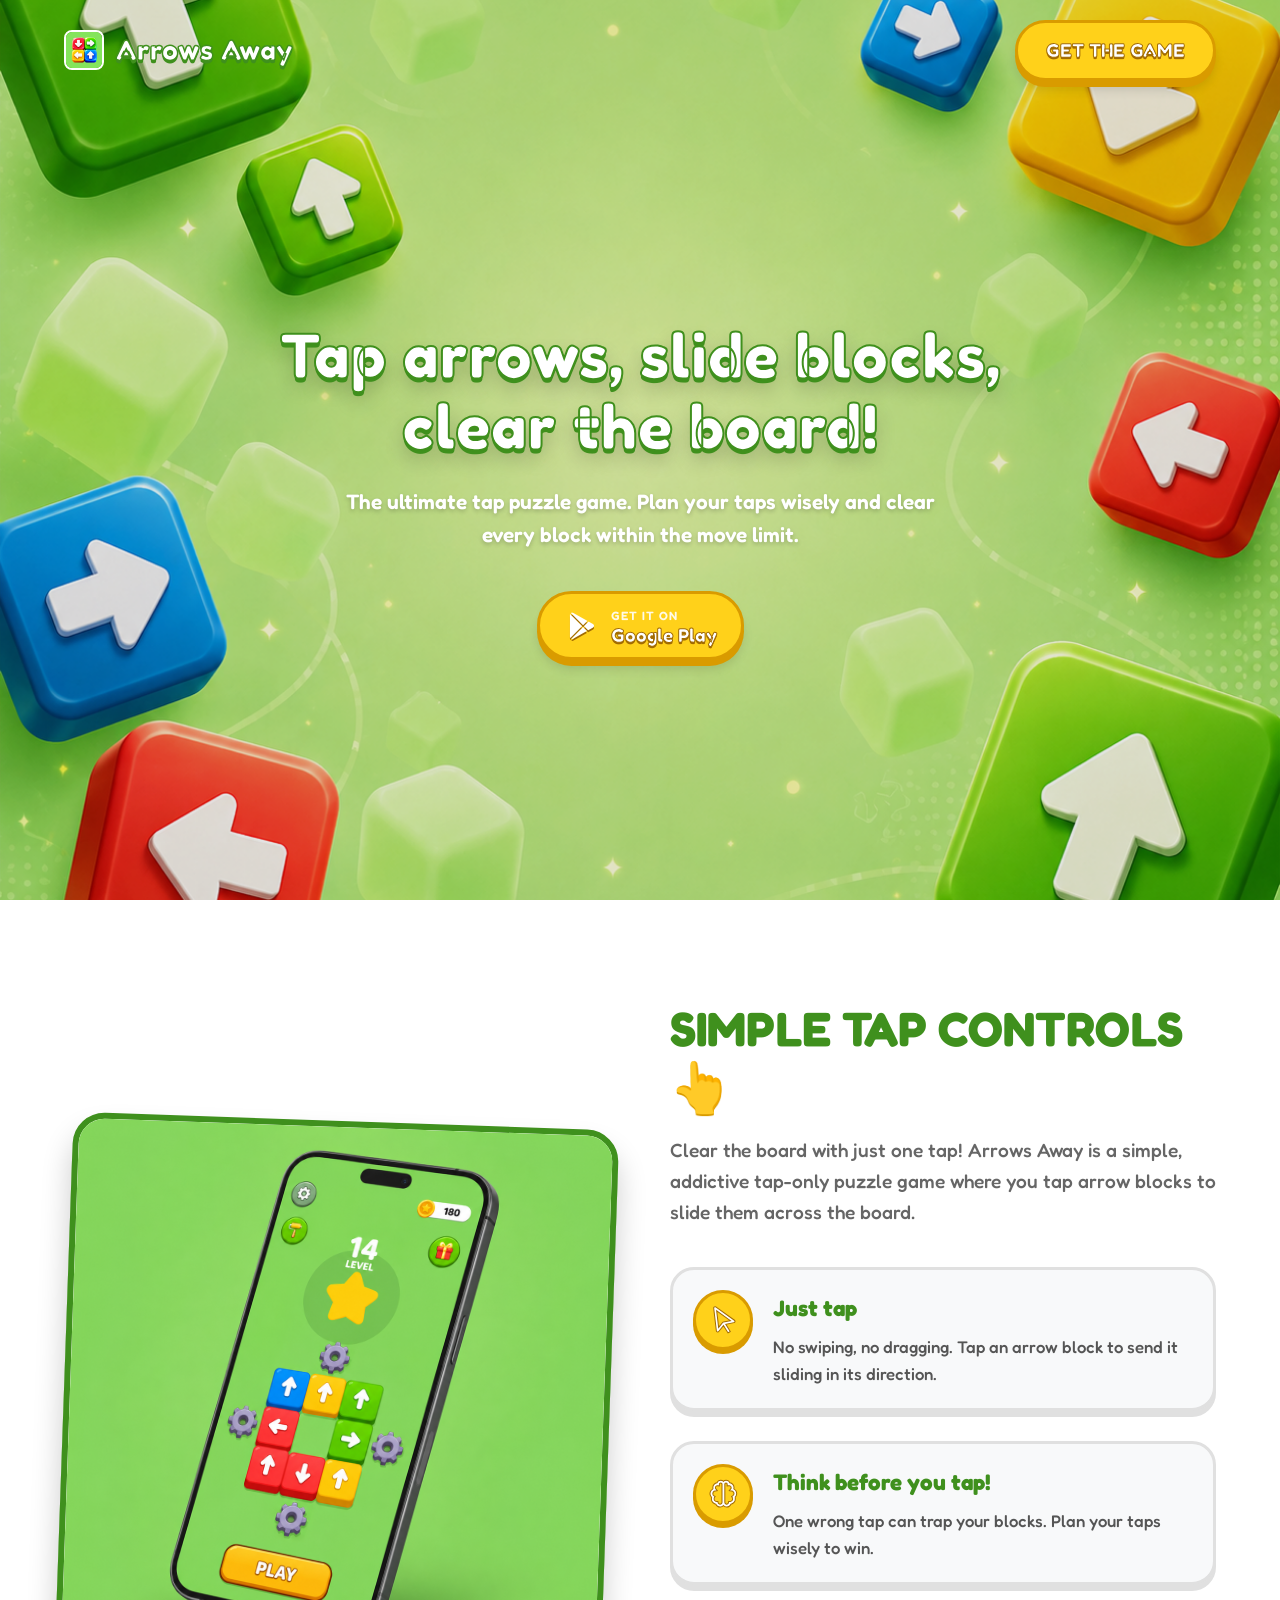
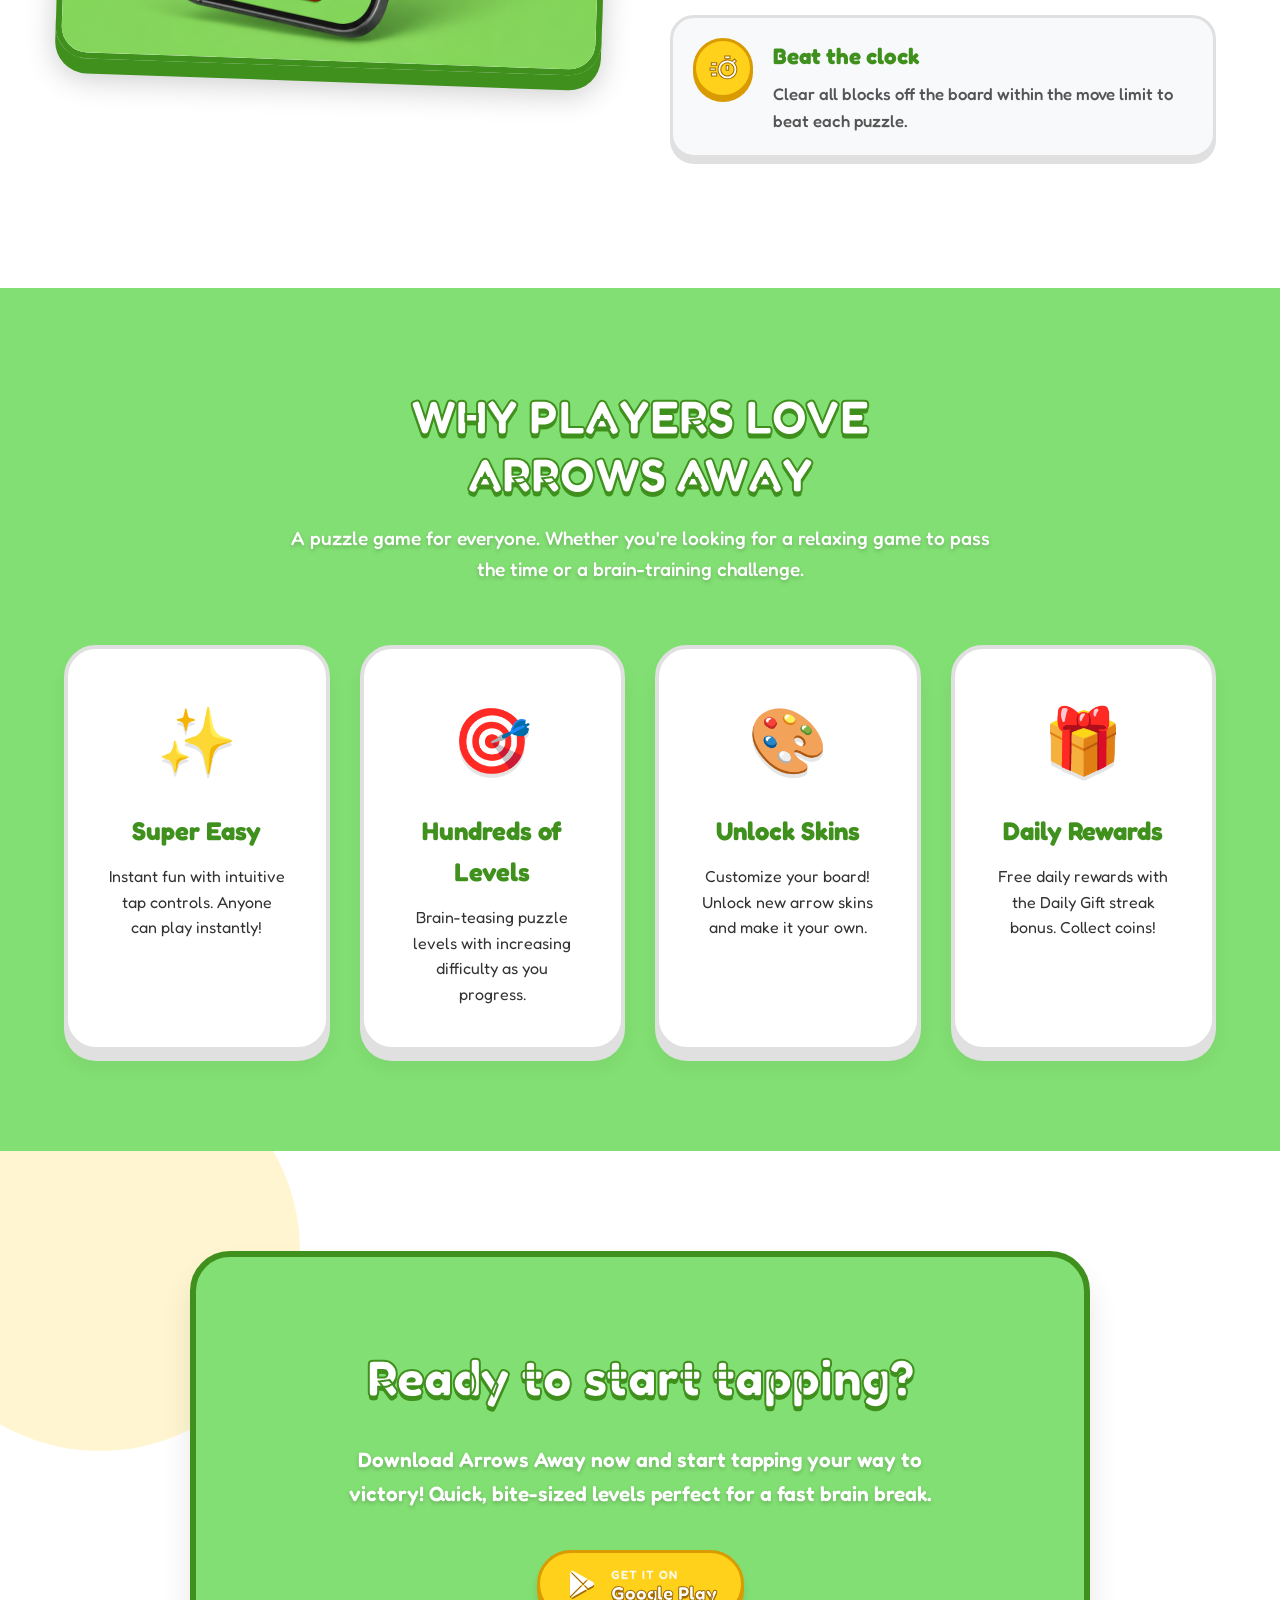
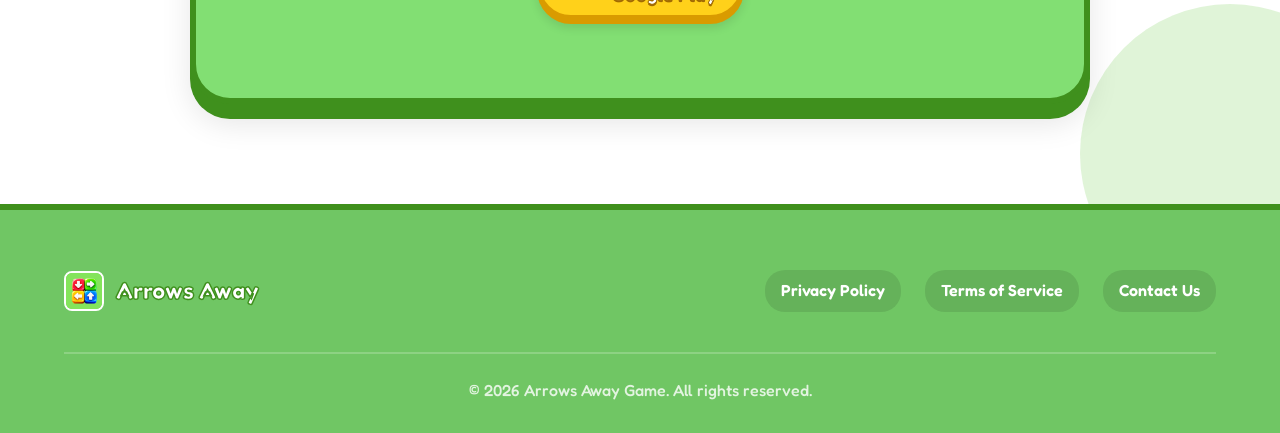
<file: index.html>
<!DOCTYPE html>
<html lang="en">
<head>
    <meta charset="UTF-8">
    <meta name="viewport" content="width=device-width, initial-scale=1.0">
    <meta name="description" content="Tap arrows, slide blocks, and clear the board in this addictive puzzle game! Download Arrows Away now.">
    <title>Arrows Away: Tap Puzzle Game</title>
    
    <!-- Google Fonts -->
    <link rel="preconnect" href="https://fonts.googleapis.com">
    <link rel="preconnect" href="https://fonts.gstatic.com" crossorigin>
    <link href="https://fonts.googleapis.com/css2?family=Fredoka:wght@400;500;600;700&display=swap" rel="stylesheet">
    
    <!-- Boxicons for icons -->
    <link href='https://unpkg.com/boxicons@2.1.4/css/boxicons.min.css' rel='stylesheet'>
    
    <link rel="stylesheet" href="style.css">
</head>
<body>
    <!-- Navbar -->
    <nav class="navbar">
        <div class="nav-container">
            <div class="logo-container">
                <img src="assets/logo.png" alt="Arrows Away Logo" class="logo">
                <span class="brand-name">Arrows Away</span>
            </div>
            <a href="#download" class="nav-cta">Get the Game</a>
        </div>
    </nav>

    <!-- Hero Section -->
    <header class="hero">
        <div class="hero-bg">
            <img src="assets/hero_bg.png" alt="Colorful blocks background">
            <div class="hero-overlay"></div>
        </div>
        <div class="hero-content">
            <div class="hero-text fade-in-up">
                <h1>Tap arrows, slide blocks, clear the board!</h1>
                <p class="hero-subtitle">The ultimate tap puzzle game. Plan your taps wisely and clear every block within the move limit.</p>
                <div class="store-buttons">

                    <a href="https://play.google.com/store/apps/details?id=com.kaliosstudio.arrwswy" target="_blank" class="store-btn google-btn">
                        <i class='bx bxl-play-store'></i>
                        <div class="btn-text">
                            <small>GET IT ON</small>
                            <span>Google Play</span>
                        </div>
                    </a>
                </div>
            </div>
        </div>
    </header>

    <!-- Simple Controls Section -->
    <section class="section controls-section">
        <div class="container">
            <div class="controls-content fade-in-up">
                <div class="mockup-container">
                    <img src="assets/mockup.png" alt="Arrows Away Gameplay Mockup" class="mockup-img">
                </div>
                <div class="text-content">
                    <h2 class="section-title">SIMPLE TAP CONTROLS <span class="highlight">👆</span></h2>
                    <p class="section-desc">Clear the board with just one tap! Arrows Away is a simple, addictive tap-only puzzle game where you tap arrow blocks to slide them across the board.</p>
                    
                    <ul class="feature-list">
                        <li>
                            <div class="icon-box"><i class='bx bx-pointer'></i></div>
                            <div>
                                <h3>Just tap</h3>
                                <p>No swiping, no dragging. Tap an arrow block to send it sliding in its direction.</p>
                            </div>
                        </li>
                        <li>
                            <div class="icon-box"><i class='bx bx-brain'></i></div>
                            <div>
                                <h3>Think before you tap!</h3>
                                <p>One wrong tap can trap your blocks. Plan your taps wisely to win.</p>
                            </div>
                        </li>
                        <li>
                            <div class="icon-box"><i class='bx bx-timer'></i></div>
                            <div>
                                <h3>Beat the clock</h3>
                                <p>Clear all blocks off the board within the move limit to beat each puzzle.</p>
                            </div>
                        </li>
                    </ul>
                </div>
            </div>
        </div>
    </section>

    <!-- Features Grid Section -->
    <section class="section features-section">
        <div class="container">
            <div class="section-header fade-in-up">
                <h2 class="section-title">WHY PLAYERS LOVE <br>ARROWS AWAY</h2>
                <p class="section-desc">A puzzle game for everyone. Whether you're looking for a relaxing game to pass the time or a brain-training challenge.</p>
            </div>
            
            <div class="features-grid">
                <div class="feature-card glass-card fade-in-up" style="transition-delay: 0.1s;">
                    <div class="card-icon">✨</div>
                    <h3>Super Easy</h3>
                    <p>Instant fun with intuitive tap controls. Anyone can play instantly!</p>
                </div>
                <div class="feature-card glass-card fade-in-up" style="transition-delay: 0.2s;">
                    <div class="card-icon">🎯</div>
                    <h3>Hundreds of Levels</h3>
                    <p>Brain-teasing puzzle levels with increasing difficulty as you progress.</p>
                </div>
                <div class="feature-card glass-card fade-in-up" style="transition-delay: 0.3s;">
                    <div class="card-icon">🎨</div>
                    <h3>Unlock Skins</h3>
                    <p>Customize your board! Unlock new arrow skins and make it your own.</p>
                </div>
                <div class="feature-card glass-card fade-in-up" style="transition-delay: 0.4s;">
                    <div class="card-icon">🎁</div>
                    <h3>Daily Rewards</h3>
                    <p>Free daily rewards with the Daily Gift streak bonus. Collect coins!</p>
                </div>
            </div>
        </div>
    </section>

    <!-- CTA Section -->
    <section id="download" class="section cta-section">
        <div class="cta-bg-elements">
            <div class="circle circle-1"></div>
            <div class="circle circle-2"></div>
        </div>
        <div class="container cta-container fade-in-up">
            <h2>Ready to start tapping?</h2>
            <p>Download Arrows Away now and start tapping your way to victory! Quick, bite-sized levels perfect for a fast brain break.</p>
            <div class="store-buttons justify-center">

                <a href="https://play.google.com/store/apps/details?id=com.kaliosstudio.arrwswy" target="_blank" class="store-btn google-btn">
                    <i class='bx bxl-play-store'></i>
                    <div class="btn-text">
                        <small>GET IT ON</small>
                        <span>Google Play</span>
                    </div>
                </a>
            </div>
        </div>
    </section>

    <!-- Footer -->
    <footer class="footer">
        <div class="container">
            <div class="footer-content">
                <div class="footer-logo">
                    <img src="assets/logo.png" alt="Arrows Away" class="logo">
                    <span>Arrows Away</span>
                </div>
                <div class="footer-links">
                    <a href="privacy.html">Privacy Policy</a>
                    <a href="#">Terms of Service</a>
                    <a href="#">Contact Us</a>
                </div>
            </div>
            <div class="copyright">
                <p>&copy; 2026 Arrows Away Game. All rights reserved.</p>
            </div>
        </div>
    </footer>

    <script src="script.js"></script>
</body>
</html>
</file>
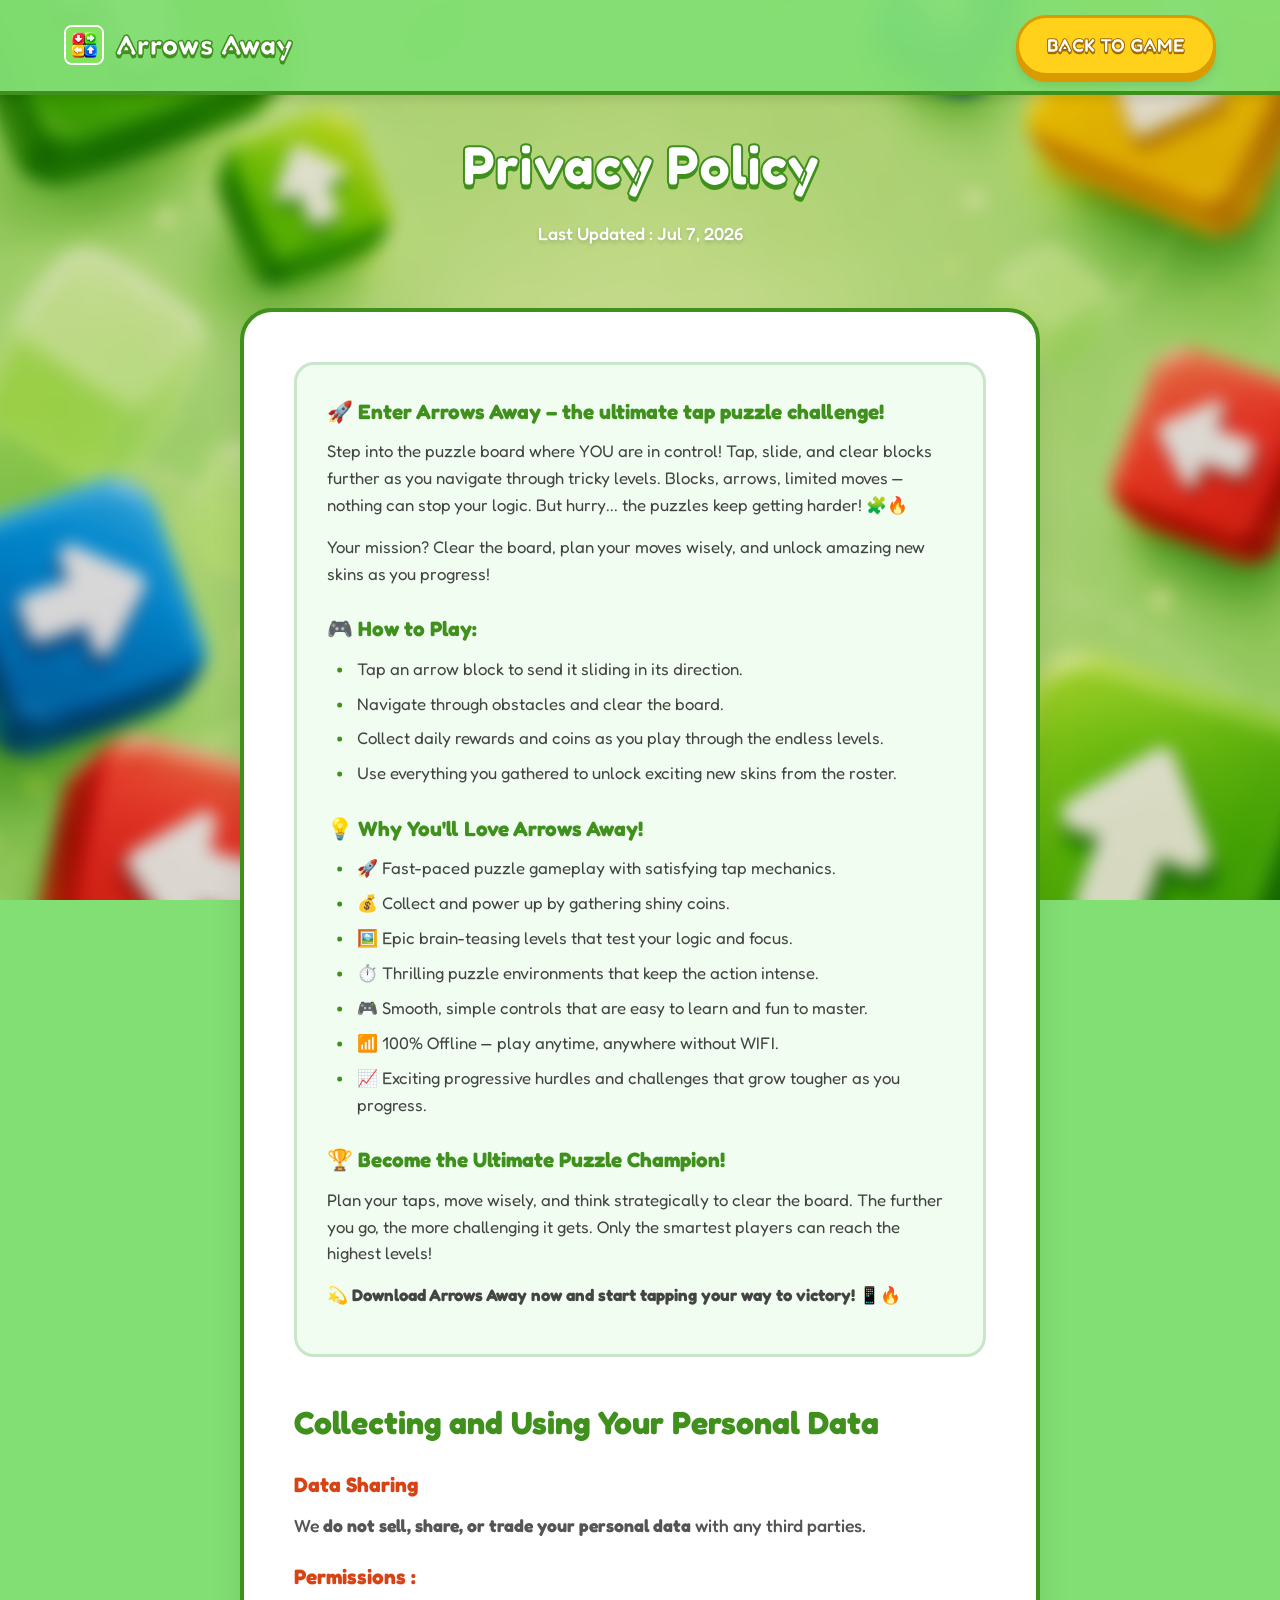
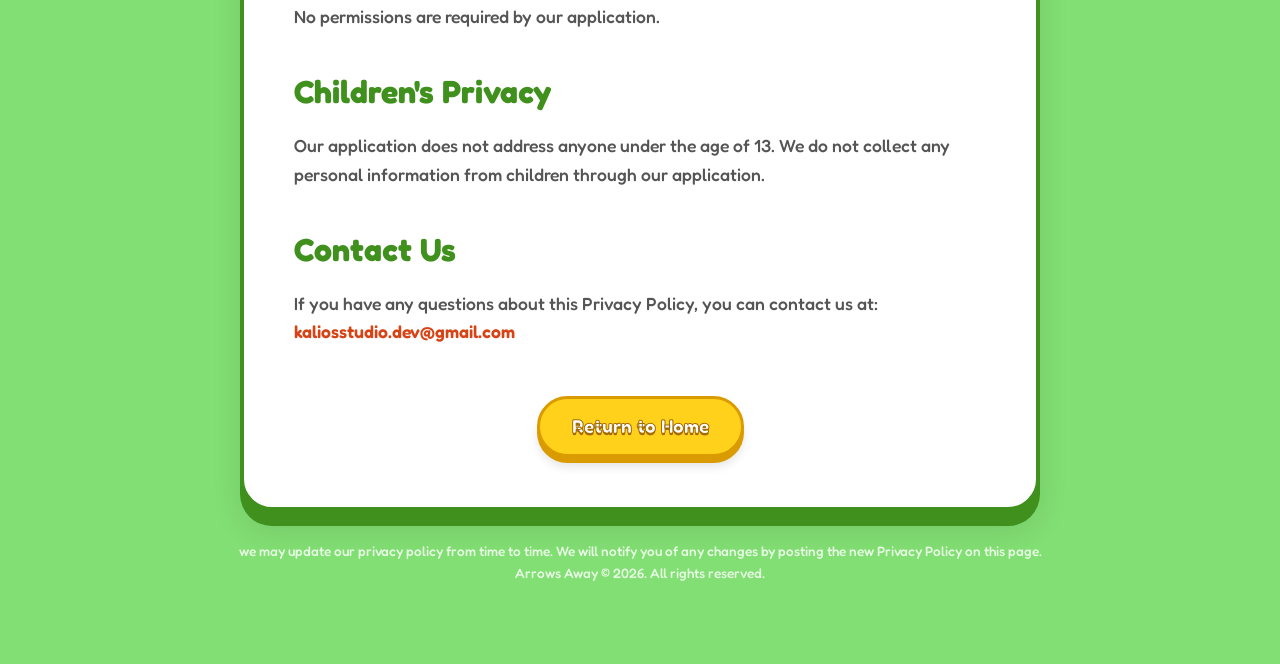
<file: privacy.html>
<!DOCTYPE html>
<html lang="en">
<head>
    <meta charset="UTF-8">
    <meta name="viewport" content="width=device-width, initial-scale=1.0">
    <title>Privacy Policy - Arrows Away</title>
    
    <!-- Google Fonts -->
    <link rel="preconnect" href="https://fonts.googleapis.com">
    <link rel="preconnect" href="https://fonts.gstatic.com" crossorigin>
    <link href="https://fonts.googleapis.com/css2?family=Fredoka:wght@400;500;600;700&display=swap" rel="stylesheet">
    
    <!-- Boxicons for icons -->
    <link href='https://unpkg.com/boxicons@2.1.4/css/boxicons.min.css' rel='stylesheet'>
    
    <link rel="stylesheet" href="style.css">
    <style>
        body {
            background-color: var(--bg-color);
        }
        .page-header {
            padding: 120px 0 40px;
            text-align: center;
        }
        .page-header h1 {
            color: white;
            font-size: 3.5rem;
            -webkit-text-stroke: 2px var(--secondary-dark);
            text-shadow: 0 4px 0 var(--secondary-dark);
            margin-bottom: 10px;
        }
        .last-updated {
            color: white;
            font-size: 1.1rem;
            font-weight: 500;
            text-shadow: 0 2px 4px rgba(0,0,0,0.2);
        }
        .content-section {
            padding: 20px 0 80px;
            color: var(--text-dark);
        }
        .content-container {
            max-width: 800px;
            margin: 0 auto;
            background: #ffffff;
            padding: 50px;
            border-radius: 32px;
            border: 4px solid var(--secondary-dark);
            box-shadow: 0 15px 0 var(--secondary-dark), 0 20px 30px rgba(0,0,0,0.1);
        }
        
        .game-intro-box {
            background: #f0fdf0;
            border: 3px solid #c8e6c9;
            border-radius: 20px;
            padding: 30px;
            margin-bottom: 40px;
        }
        
        .game-intro-box h3 {
            color: var(--secondary-dark);
            font-size: 1.3rem;
            margin-bottom: 10px;
            margin-top: 25px;
        }
        .game-intro-box h3:first-child {
            margin-top: 0;
        }
        .game-intro-box p {
            margin-bottom: 15px;
            font-size: 1.05rem;
            color: #444;
            line-height: 1.6;
        }
        
        .game-intro-box ul {
            list-style-type: none;
            padding-left: 10px;
            margin-bottom: 20px;
        }
        .game-intro-box ul li {
            margin-bottom: 8px;
            font-size: 1.05rem;
            color: #444;
            position: relative;
            padding-left: 20px;
        }
        .game-intro-box ul li:before {
            content: "•";
            color: var(--secondary-dark);
            font-weight: bold;
            position: absolute;
            left: 0;
        }
        
        .highlight-text {
            color: #d84315;
            font-weight: 700;
        }

        .policy-section h2 {
            color: var(--secondary-dark);
            margin-top: 35px;
            margin-bottom: 15px;
            font-size: 2rem;
        }
        .policy-section h3 {
            color: #d84315;
            font-size: 1.3rem;
            margin-top: 20px;
            margin-bottom: 10px;
        }
        .policy-section p {
            margin-bottom: 15px;
            font-size: 1.1rem;
            color: #555;
            font-weight: 500;
        }
        .policy-section a {
            color: #d84315;
            text-decoration: none;
            font-weight: 600;
        }
        .policy-section a:hover {
            text-decoration: underline;
        }
        
        .return-btn-container {
            text-align: center;
            margin-top: 50px;
        }
        
        .return-btn {
            background: var(--primary);
            color: white;
            text-decoration: none;
            padding: 12px 32px;
            border-radius: 100px;
            font-weight: 700;
            font-size: 1.2rem;
            border: 3px solid var(--primary-dark);
            box-shadow: 0 6px 0 var(--primary-dark), 0 10px 10px rgba(0,0,0,0.1);
            -webkit-text-stroke: 1px #A16A00;
            text-shadow: 0 2px 0 #A16A00;
            display: inline-block;
            transition: all 0.1s ease;
        }
        .return-btn:hover {
            transform: translateY(4px);
            box-shadow: 0 2px 0 var(--primary-dark), 0 4px 4px rgba(0,0,0,0.1);
        }
        
        .mini-footer {
            text-align: center;
            margin-top: 30px;
            color: rgba(255,255,255,0.8);
            font-size: 0.85rem;
            font-weight: 500;
        }
    </style>
</head>
<body>
    <div class="hero-bg" style="position: fixed; z-index: -1;">
        <img src="assets/hero_bg.png" alt="" style="width: 100%; height: 100%; object-fit: cover; filter: blur(8px); transform: scale(1.05);">
        <div class="hero-overlay" style="position: absolute; top: 0; left: 0; width: 100%; height: 100%; background: rgba(0,0,0,0.1);"></div>
    </div>

    <!-- Navbar -->
    <nav class="navbar scrolled">
        <div class="nav-container">
            <div class="logo-container">
                <img src="assets/logo.png" alt="Arrows Away Logo" class="logo">
                <span class="brand-name">Arrows Away</span>
            </div>
            <a href="index.html" class="nav-cta">Back to Game</a>
        </div>
    </nav>

    <header class="page-header">
        <div class="container">
            <h1>Privacy Policy</h1>
            <p class="last-updated">Last Updated : Jul 7, 2026</p>
        </div>
    </header>

    <section class="content-section">
        <div class="container">
            <div class="content-container">
                
                <!-- Highlighted Game Intro Box -->
                <div class="game-intro-box">
                    <h3>🚀 Enter Arrows Away – the ultimate tap puzzle challenge!</h3>
                    <p>Step into the puzzle board where YOU are in control! Tap, slide, and clear blocks further as you navigate through tricky levels. Blocks, arrows, limited moves — nothing can stop your logic. But hurry... the puzzles keep getting harder! 🧩🔥</p>
                    <p>Your mission? Clear the board, plan your moves wisely, and unlock amazing new skins as you progress!</p>

                    <h3>🎮 How to Play:</h3>
                    <ul>
                        <li>Tap an arrow block to send it sliding in its direction.</li>
                        <li>Navigate through obstacles and clear the board.</li>
                        <li>Collect daily rewards and coins as you play through the endless levels.</li>
                        <li>Use everything you gathered to unlock exciting new skins from the roster.</li>
                    </ul>

                    <h3>💡 Why You'll Love Arrows Away!</h3>
                    <ul>
                        <li>🚀 Fast-paced puzzle gameplay with satisfying tap mechanics.</li>
                        <li>💰 Collect and power up by gathering shiny coins.</li>
                        <li>🖼️ Epic brain-teasing levels that test your logic and focus.</li>
                        <li>⏱️ Thrilling puzzle environments that keep the action intense.</li>
                        <li>🎮 Smooth, simple controls that are easy to learn and fun to master.</li>
                        <li>📶 100% Offline — play anytime, anywhere without WIFI.</li>
                        <li>📈 Exciting progressive hurdles and challenges that grow tougher as you progress.</li>
                    </ul>

                    <h3>🏆 Become the Ultimate Puzzle Champion!</h3>
                    <p>Plan your taps, move wisely, and think strategically to clear the board. The further you go, the more challenging it gets. Only the smartest players can reach the highest levels!</p>
                    <p class="highlight-text">💫 Download Arrows Away now and start tapping your way to victory! 📱🔥</p>
                </div>

                <!-- Policy Sections -->
                <div class="policy-section">
                    <h2>Collecting and Using Your Personal Data</h2>
                    
                    <h3>Data Sharing</h3>
                    <p>We <strong>do not sell, share, or trade your personal data</strong> with any third parties.</p>

                    <h3>Permissions :</h3>
                    <p>No permissions are required by our application.</p>

                    <h2>Children's Privacy</h2>
                    <p>Our application does not address anyone under the age of 13. We do not collect any personal information from children through our application.</p>

                    <h2>Contact Us</h2>
                    <p>If you have any questions about this Privacy Policy, you can contact us at: <a href="mailto:kaliosstudio.dev@gmail.com">kaliosstudio.dev@gmail.com</a></p>
                </div>

                <div class="return-btn-container">
                    <a href="index.html" class="return-btn">Return to Home</a>
                </div>
            </div>
            
            <div class="mini-footer">
                <p>we may update our privacy policy from time to time. We will notify you of any changes by posting the new Privacy Policy on this page.</p>
                <p>Arrows Away &copy; 2026. All rights reserved.</p>
            </div>
        </div>
    </section>

</body>
</html>
</file>
<file: style.css>
:root {
    --primary: #FFD11A;
    --primary-dark: #D99B00;
    --secondary: #63C53C;
    --secondary-dark: #3F901D;
    
    --bg-color: #82DF73;
    --bg-darker: #70C664;
    
    --text-color: #ffffff;
    --text-dark: #333333;
    
    --font-main: 'Fredoka', 'Outfit', sans-serif;
}

* {
    margin: 0;
    padding: 0;
    box-sizing: border-box;
}

html {
    scroll-behavior: smooth;
}

body {
    font-family: var(--font-main);
    background-color: var(--bg-color);
    color: var(--text-color);
    line-height: 1.6;
    overflow-x: hidden;
}

/* Utilities */
.container {
    max-width: 1200px;
    margin: 0 auto;
    padding: 0 24px;
}

.section {
    padding: 100px 0;
    position: relative;
}

.highlight {
    color: var(--primary);
    -webkit-text-stroke: 1px var(--primary-dark);
    text-shadow: 0 2px 0 var(--primary-dark);
}

.glass-card {
    background: #ffffff;
    border: 4px solid #E0E0E0;
    border-radius: 32px;
    padding: 40px;
    box-shadow: 0 10px 0 #E0E0E0, 0 15px 20px rgba(0,0,0,0.05);
    transition: transform 0.2s ease, box-shadow 0.2s ease;
    color: var(--text-dark);
    text-align: center;
}

.glass-card:hover {
    transform: translateY(6px);
    box-shadow: 0 4px 0 #E0E0E0, 0 5px 10px rgba(0,0,0,0.05);
}

/* Navbar */
.navbar {
    position: fixed;
    top: 0;
    left: 0;
    width: 100%;
    padding: 20px 0;
    z-index: 100;
    transition: all 0.3s ease;
}

.navbar.scrolled {
    background: rgba(130, 223, 115, 0.95);
    backdrop-filter: blur(10px);
    -webkit-backdrop-filter: blur(10px);
    border-bottom: 4px solid var(--secondary-dark);
    padding: 15px 0;
    box-shadow: 0 4px 10px rgba(0,0,0,0.1);
}

.nav-container {
    max-width: 1200px;
    margin: 0 auto;
    padding: 0 24px;
    display: flex;
    justify-content: space-between;
    align-items: center;
}

.logo-container {
    display: flex;
    align-items: center;
    gap: 12px;
}

.logo {
    height: 40px;
    width: auto;
    border-radius: 8px;
    border: 2px solid #fff;
    background: #fff;
}

.brand-name {
    font-size: 1.8rem;
    font-weight: 700;
    color: white;
    -webkit-text-stroke: 1.5px var(--secondary-dark);
    text-shadow: 0 3px 0 var(--secondary-dark);
    letter-spacing: 1px;
}

.nav-cta {
    background: var(--primary);
    color: white;
    text-decoration: none;
    padding: 12px 28px;
    border-radius: 100px;
    font-weight: 700;
    font-size: 1.2rem;
    text-transform: uppercase;
    transition: all 0.1s ease;
    border: 3px solid var(--primary-dark);
    box-shadow: 0 6px 0 var(--primary-dark), 0 10px 10px rgba(0,0,0,0.1);
    -webkit-text-stroke: 1px #A16A00;
    text-shadow: 0 2px 0 #A16A00;
    display: inline-block;
}

.nav-cta:hover {
    transform: translateY(4px);
    box-shadow: 0 2px 0 var(--primary-dark), 0 4px 4px rgba(0,0,0,0.1);
}

/* Hero Section */
.hero {
    min-height: 100vh;
    display: flex;
    align-items: center;
    position: relative;
    padding-top: 80px;
}

.hero-bg {
    position: absolute;
    top: 0;
    left: 0;
    width: 100%;
    height: 100%;
    z-index: -1;
    overflow: hidden;
    background: var(--bg-color); /* Fallback */
}

.hero-bg img {
    width: 100%;
    height: 100%;
    object-fit: cover;
    object-position: center;
}

.hero-overlay {
    position: absolute;
    top: 0;
    left: 0;
    width: 100%;
    height: 100%;
    background: rgba(0, 0, 0, 0.1); /* Very subtle overlay */
}

.hero-content {
    max-width: 1200px;
    margin: 0 auto;
    padding: 0 24px;
    width: 100%;
    display: flex;
    justify-content: center;
    text-align: center;
}

.hero-text {
    max-width: 800px;
    padding: 20px;
}

.hero-text h1 {
    font-size: clamp(3rem, 5vw, 4.5rem);
    font-weight: 700;
    line-height: 1.1;
    margin-bottom: 24px;
    color: white;
    -webkit-text-stroke: 2px var(--secondary-dark);
    text-shadow: 0 4px 0 var(--secondary-dark), 0 10px 20px rgba(0,0,0,0.2);
    letter-spacing: 1px;
}

.hero-subtitle {
    font-size: 1.3rem;
    color: white;
    font-weight: 600;
    margin-bottom: 40px;
    max-width: 600px;
    margin-left: auto;
    margin-right: auto;
    text-shadow: 0 2px 4px rgba(0,0,0,0.2);
}

/* Store Buttons */
.store-buttons {
    display: flex;
    gap: 20px;
    flex-wrap: wrap;
    justify-content: center;
}

.store-buttons.justify-center {
    justify-content: center;
}

.store-btn {
    display: flex;
    align-items: center;
    gap: 12px;
    background: var(--primary);
    color: white;
    text-decoration: none;
    padding: 12px 24px;
    border-radius: 100px;
    cursor: pointer;
    transition: all 0.1s ease;
    border: 3px solid var(--primary-dark);
    box-shadow: 0 6px 0 var(--primary-dark), 0 10px 10px rgba(0,0,0,0.1);
    font-family: inherit;
    -webkit-text-stroke: 1px #A16A00;
    text-shadow: 0 2px 0 #A16A00;
}

.store-btn:active, .store-btn:hover {
    transform: translateY(4px);
    box-shadow: 0 2px 0 var(--primary-dark), 0 4px 4px rgba(0,0,0,0.1);
}

.store-btn i {
    font-size: 2.2rem;
    -webkit-text-stroke: 0;
    text-shadow: 0 2px 0 #A16A00;
}

.btn-text {
    display: flex;
    flex-direction: column;
    align-items: flex-start;
    -webkit-text-stroke: 0;
}

.btn-text small {
    font-size: 0.75rem;
    text-transform: uppercase;
    letter-spacing: 1px;
    opacity: 0.9;
    font-weight: 600;
    text-shadow: none;
}

.btn-text span {
    font-size: 1.2rem;
    font-weight: 700;
    line-height: 1;
    -webkit-text-stroke: 1px #A16A00;
    text-shadow: 0 2px 0 #A16A00;
}

/* Controls Section */
.controls-section {
    background: #fff; /* White background for contrast */
    color: var(--text-dark);
}

.controls-content {
    display: grid;
    grid-template-columns: 1fr 1fr;
    gap: 60px;
    align-items: center;
}

.mockup-container {
    position: relative;
    display: flex;
    justify-content: center;
}

.glass-blob {
    position: absolute;
    width: 300px;
    height: 300px;
    background: var(--bg-color);
    border-radius: 50%;
    z-index: -1;
    animation: float 4s ease-in-out infinite;
    border: 8px solid var(--bg-darker);
}

.mockup-img {
    max-width: 100%;
    border-radius: 32px;
    border: 6px solid var(--secondary-dark);
    box-shadow: 0 15px 0 var(--secondary-dark), 0 20px 30px rgba(0,0,0,0.2);
    transform: rotate(2deg);
    transition: transform 0.3s ease;
}

.mockup-img:hover {
    transform: rotate(0deg) scale(1.02);
}

.section-title {
    font-size: 3rem;
    font-weight: 700;
    margin-bottom: 20px;
    line-height: 1.2;
    color: var(--secondary-dark);
}
.controls-section .section-title {
    color: var(--secondary-dark);
}
.features-section .section-title, .cta-section .section-title, .cta-section h2 {
    color: white;
    -webkit-text-stroke: 2px var(--secondary-dark);
    text-shadow: 0 4px 0 var(--secondary-dark);
}

.section-desc {
    font-size: 1.2rem;
    color: #666;
    margin-bottom: 40px;
    font-weight: 500;
}
.features-section .section-desc, .cta-section p {
    color: #fff;
    text-shadow: 0 2px 4px rgba(0,0,0,0.2);
}

.feature-list {
    list-style: none;
}

.feature-list li {
    display: flex;
    gap: 20px;
    margin-bottom: 30px;
    background: #f8f9fa;
    padding: 20px;
    border-radius: 24px;
    border: 3px solid #E0E0E0;
    box-shadow: 0 6px 0 #E0E0E0;
    transition: transform 0.2s;
}
.feature-list li:hover {
    transform: translateY(-4px);
}

.icon-box {
    width: 60px;
    height: 60px;
    flex-shrink: 0;
    background: var(--primary);
    border: 3px solid var(--primary-dark);
    box-shadow: 0 4px 0 var(--primary-dark);
    border-radius: 50%;
    display: flex;
    align-items: center;
    justify-content: center;
    font-size: 2rem;
    color: white;
    -webkit-text-stroke: 1px #A16A00;
}

.feature-list h3 {
    font-size: 1.4rem;
    margin-bottom: 8px;
    color: var(--secondary-dark);
}

.feature-list p {
    color: #555;
    font-size: 1.05rem;
    font-weight: 500;
}

/* Features Grid */
.features-section {
    background: var(--bg-color);
}

.section-header {
    text-align: center;
    max-width: 700px;
    margin: 0 auto 60px;
}

.features-grid {
    display: grid;
    grid-template-columns: repeat(auto-fit, minmax(250px, 1fr));
    gap: 30px;
}

.card-icon {
    font-size: 4rem;
    margin-bottom: 20px;
    display: inline-block;
    filter: drop-shadow(0 4px 0 rgba(0,0,0,0.1));
}

.feature-card h3 {
    font-size: 1.6rem;
    margin-bottom: 12px;
    color: var(--secondary-dark);
}

/* CTA Section */
.cta-section {
    text-align: center;
    position: relative;
    overflow: hidden;
    background: #fff;
}

.cta-bg-elements {
    position: absolute;
    top: 0;
    left: 0;
    width: 100%;
    height: 100%;
    z-index: 0;
    overflow: hidden;
}

.circle {
    position: absolute;
    border-radius: 50%;
    opacity: 0.2;
}

.circle-1 {
    width: 400px;
    height: 400px;
    background: var(--primary);
    top: -100px;
    left: -100px;
}

.circle-2 {
    width: 300px;
    height: 300px;
    background: var(--secondary);
    bottom: -100px;
    right: -100px;
}

.cta-container {
    position: relative;
    z-index: 1;
    background: var(--bg-color);
    border: 6px solid var(--secondary-dark);
    border-radius: 40px;
    padding: 80px 40px;
    max-width: 900px;
    box-shadow: 0 15px 0 var(--secondary-dark), 0 20px 30px rgba(0,0,0,0.1);
}

.cta-container h2 {
    font-size: clamp(2.5rem, 4vw, 3.5rem);
    font-weight: 700;
    margin-bottom: 24px;
}

.cta-container p {
    font-size: 1.3rem;
    color: white;
    margin-bottom: 40px;
    max-width: 600px;
    margin-left: auto;
    margin-right: auto;
    font-weight: 600;
}

/* Footer */
.footer {
    padding: 60px 0 30px;
    border-top: 6px solid var(--secondary-dark);
    background: var(--bg-darker);
}

.footer-content {
    display: flex;
    justify-content: space-between;
    align-items: center;
    margin-bottom: 40px;
    flex-wrap: wrap;
    gap: 24px;
}

.footer-logo {
    display: flex;
    align-items: center;
    gap: 12px;
    font-size: 1.5rem;
    font-weight: 700;
    color: white;
    -webkit-text-stroke: 1.5px var(--secondary-dark);
}
.footer-logo .logo {
    background: white;
}

.footer-links {
    display: flex;
    gap: 24px;
}

.footer-links a {
    color: white;
    text-decoration: none;
    font-weight: 600;
    transition: all 0.2s;
    background: rgba(0,0,0,0.1);
    padding: 8px 16px;
    border-radius: 20px;
}

.footer-links a:hover {
    background: var(--primary);
    color: white;
    -webkit-text-stroke: 1px var(--primary-dark);
}

.copyright {
    text-align: center;
    color: rgba(255,255,255,0.8);
    font-size: 1rem;
    border-top: 2px solid rgba(255,255,255,0.2);
    padding-top: 24px;
    font-weight: 500;
}

/* Animations */
@keyframes float {
    0% { transform: translateY(0px) scale(1); }
    50% { transform: translateY(-15px) scale(1.02); }
    100% { transform: translateY(0px) scale(1); }
}

.fade-in-up {
    opacity: 0;
    transform: translateY(30px);
    transition: opacity 0.6s ease, transform 0.6s cubic-bezier(0.175, 0.885, 0.32, 1.275);
}

.fade-in-up.visible {
    opacity: 1;
    transform: translateY(0);
}

/* Responsive */
@media (max-width: 992px) {
    .controls-content {
        grid-template-columns: 1fr;
        text-align: center;
    }
    
    .mockup-img {
        max-width: 80%;
    }
    
    .feature-list li {
        text-align: left;
    }
    .hero-text {
        border-radius: 40px;
    }
}

@media (max-width: 768px) {
    .footer-content {
        flex-direction: column;
        text-align: center;
    }
    
    .store-buttons {
        flex-direction: column;
        width: 100%;
        max-width: 300px;
        margin: 0 auto;
    }
    
    .store-btn {
        width: 100%;
        justify-content: center;
    }
}
</file>
